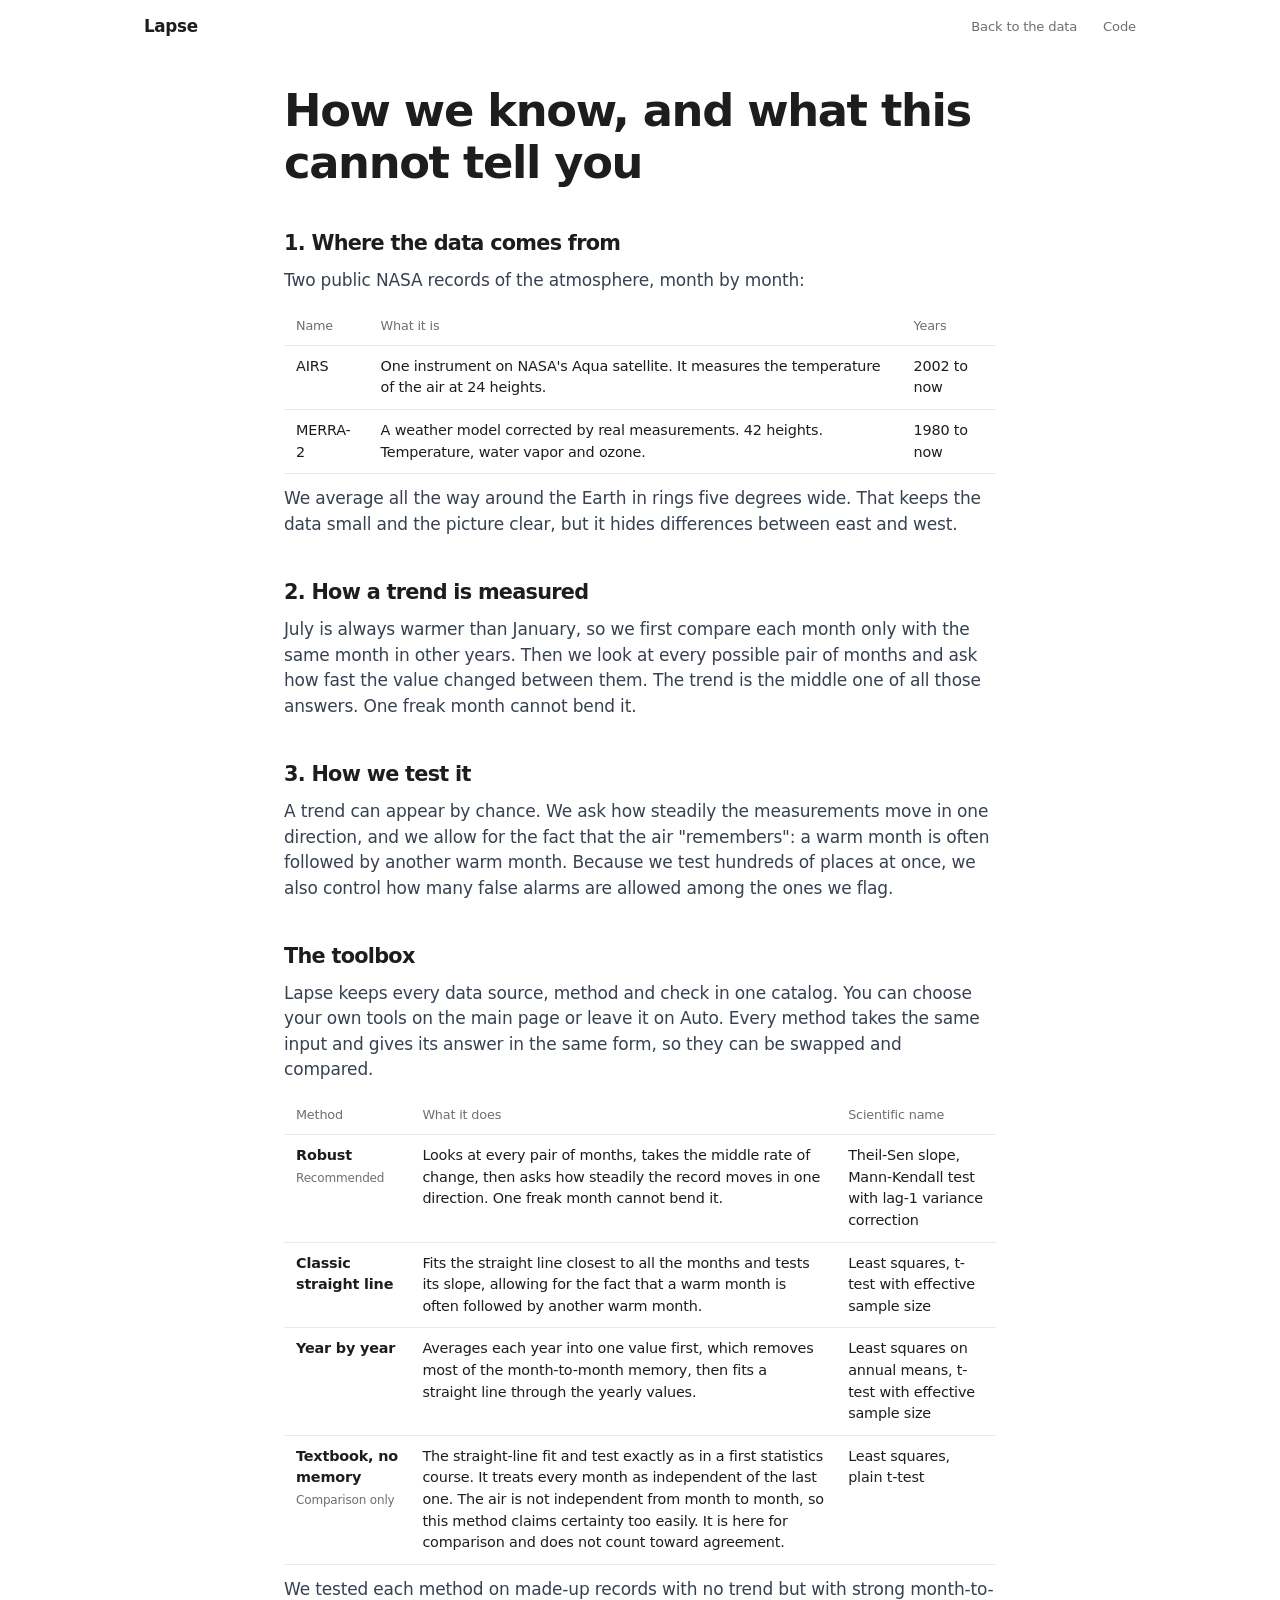
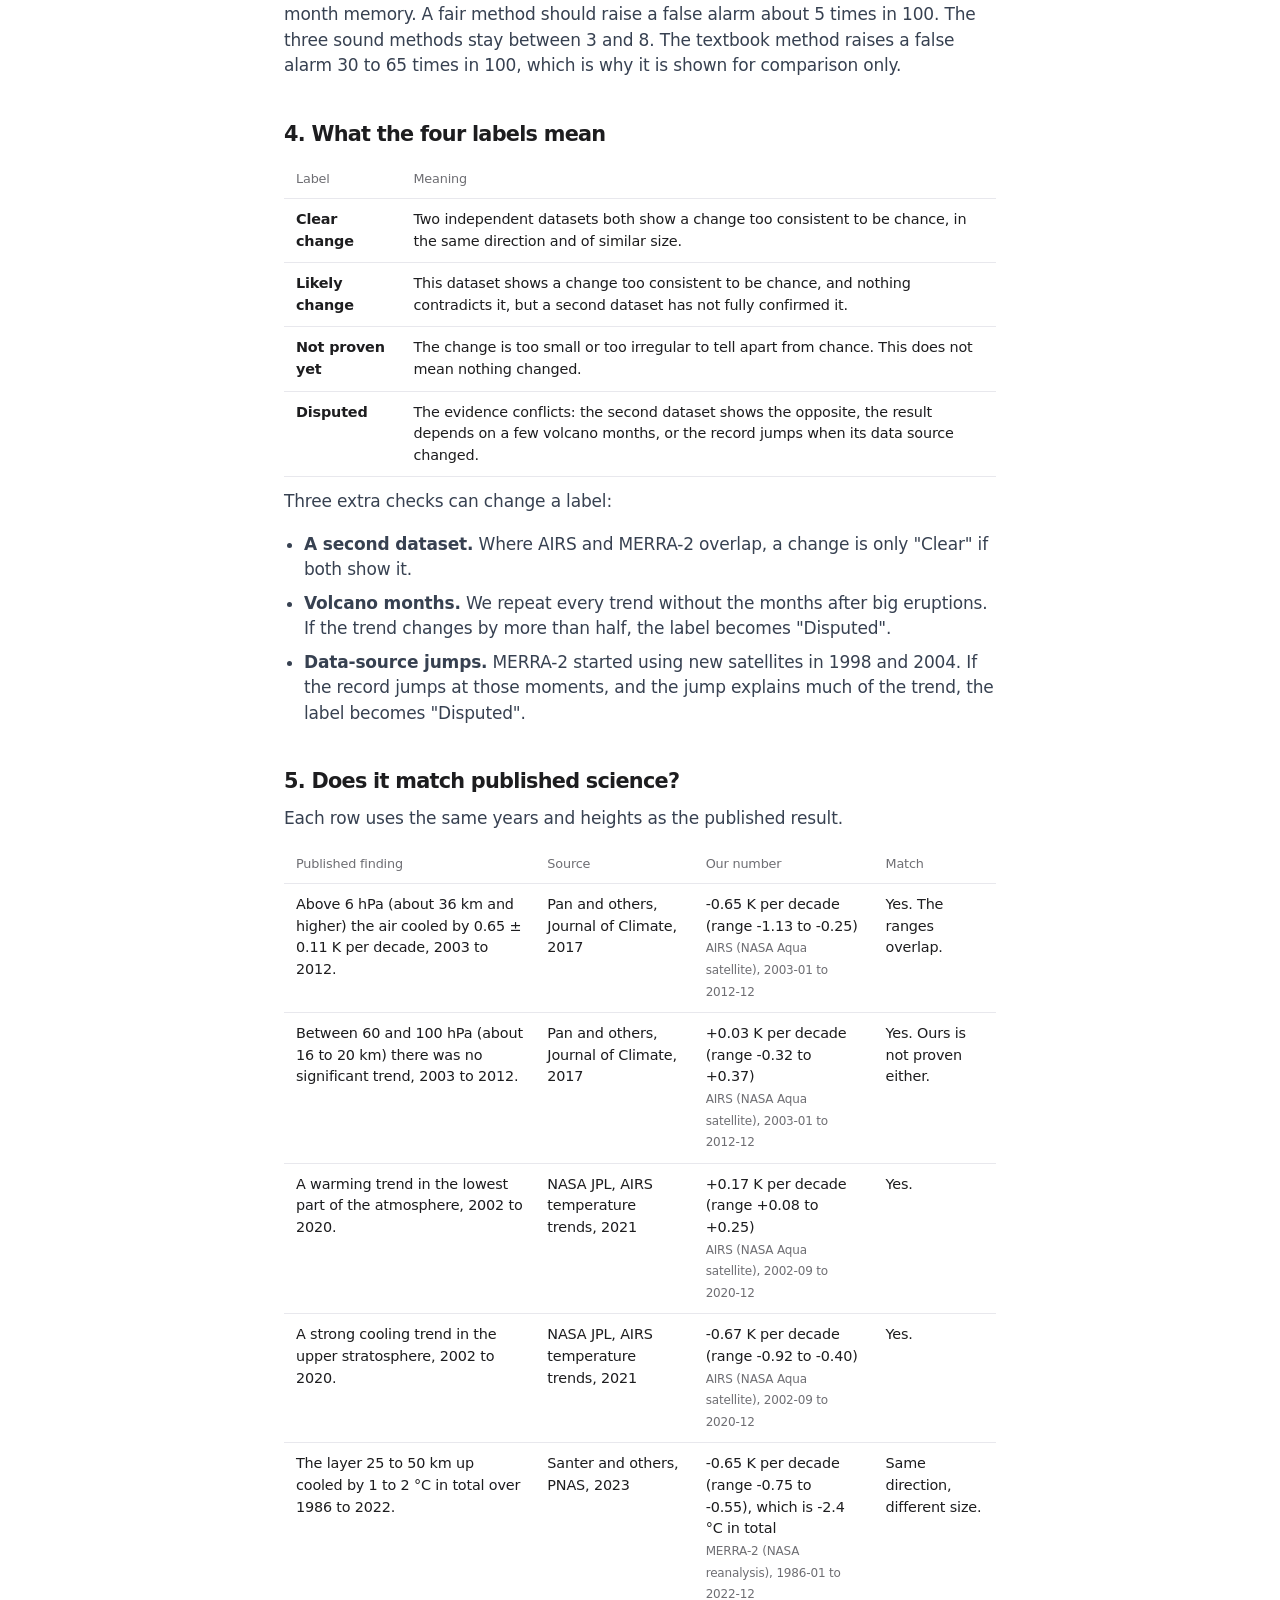
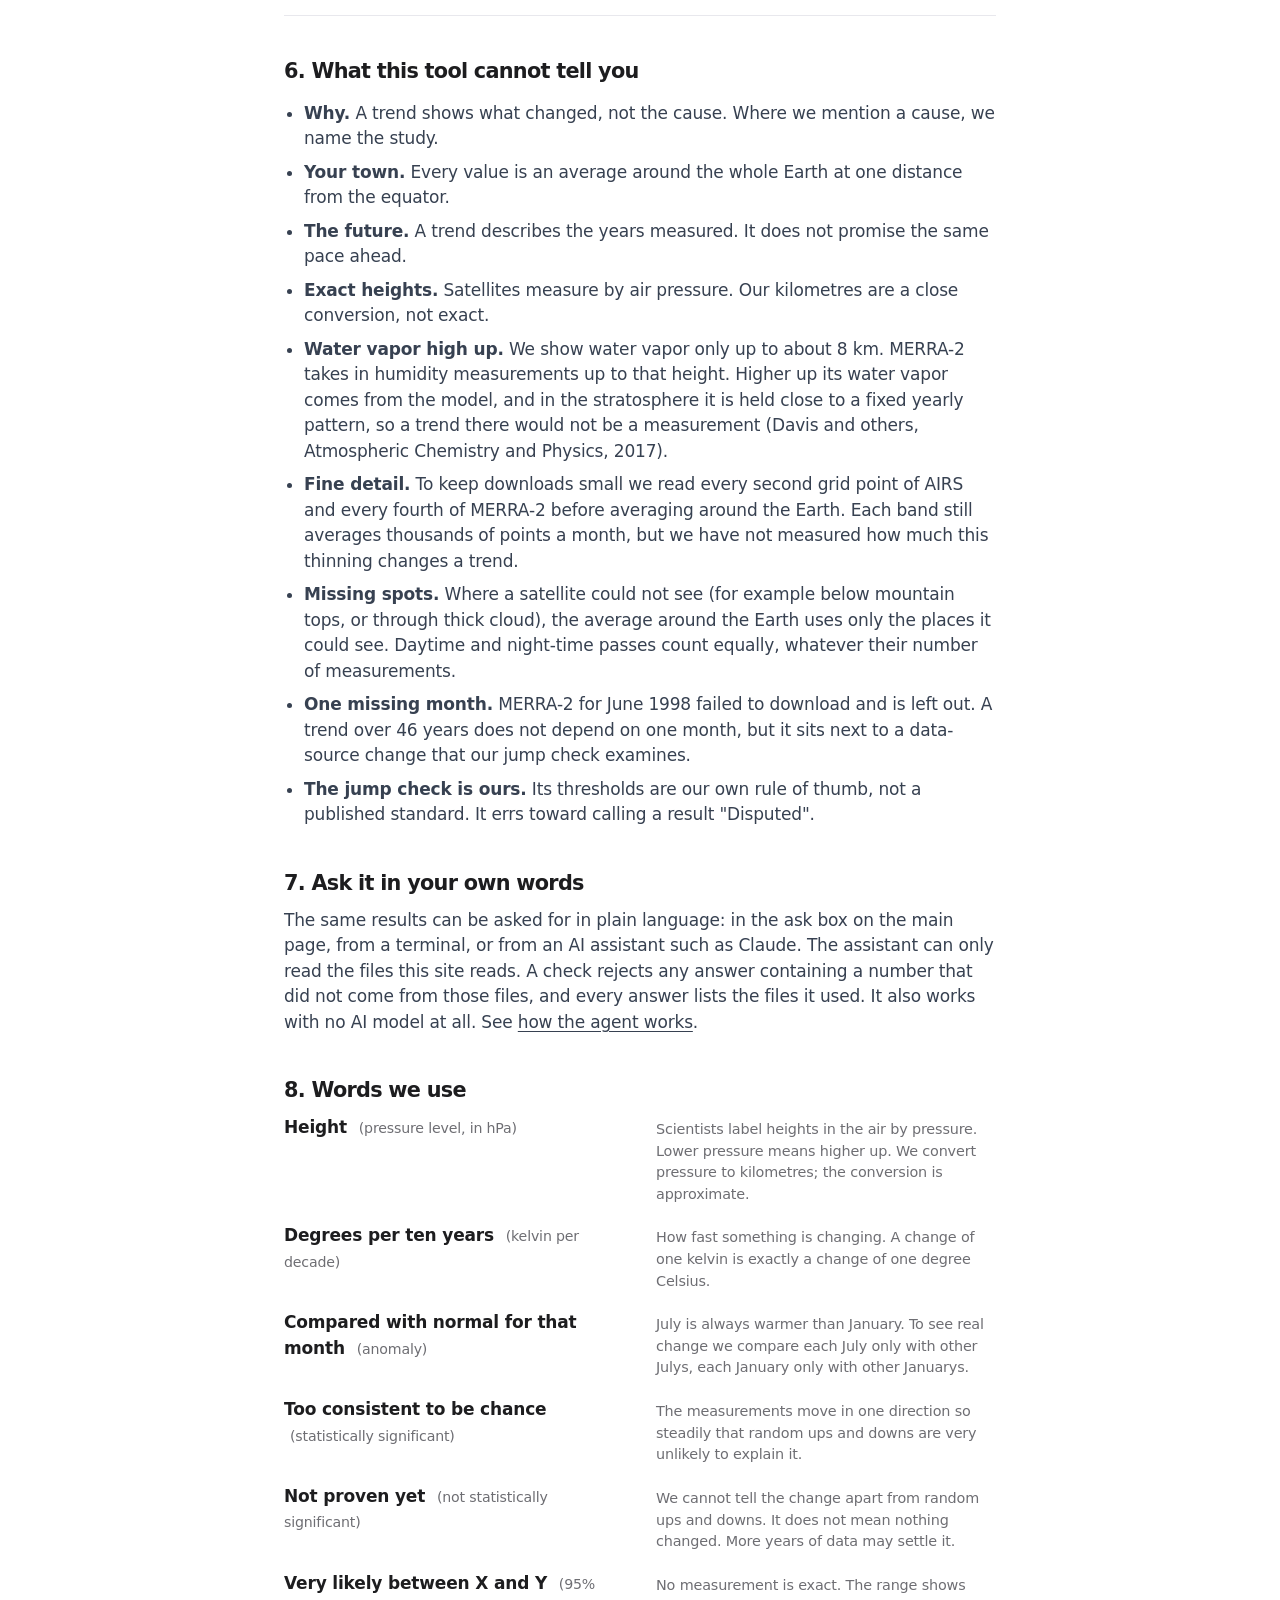
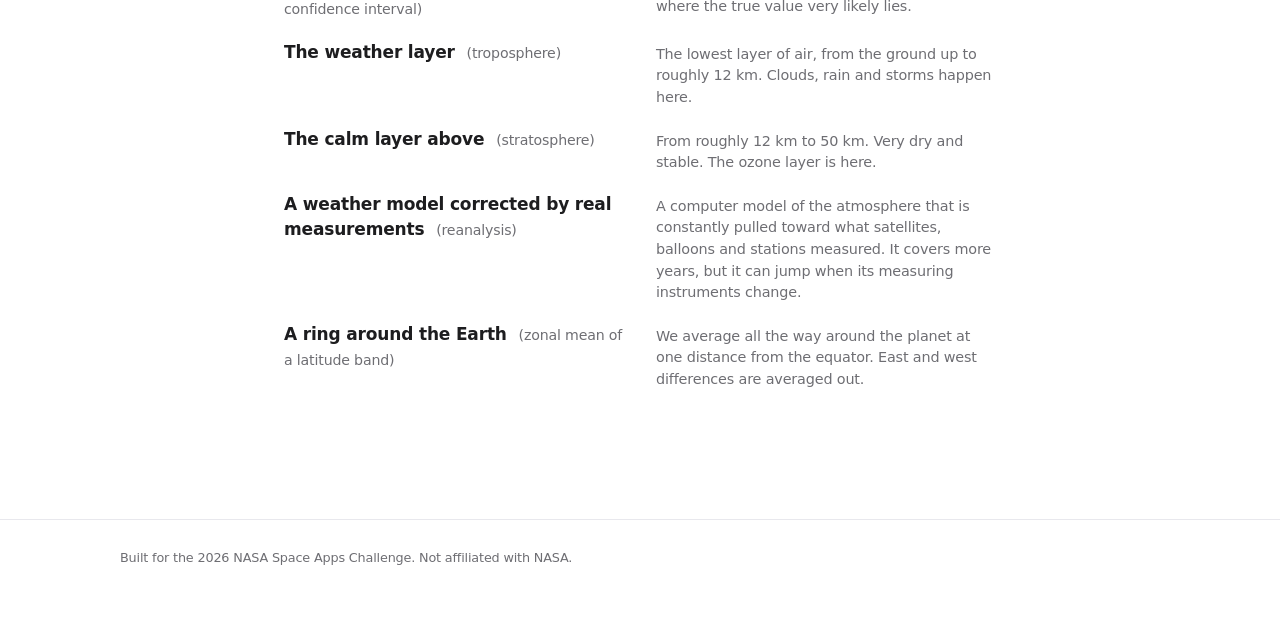
<file: web/methods.html>
<!doctype html>
<html lang="en">
<head>
  <meta charset="utf-8">
  <meta name="viewport" content="width=device-width, initial-scale=1">
  <title>Lapse: how it works</title>
  <link rel="icon" href="data:,">
  <link rel="stylesheet" href="src/style.css">
</head>
<body>
  <header class="top">
    <a class="mark" href="./">Lapse</a>
    <nav><a href="./">Back to the data</a> <a href="https://github.com/lazizbekravshanov/lapse">Code</a></nav>
  </header>
  <article class="doc">
    <h1>How we know, and what this cannot tell you</h1>
    <h2>1. Where the data comes from</h2>
    <p>Two public NASA records of the atmosphere, month by month:</p>
    <table>
      <tr><th>Name</th><th>What it is</th><th>Years</th></tr>
      <tr><td>AIRS</td><td>One instrument on NASA's Aqua satellite. It measures the temperature of the air at 24 heights.</td><td>2002 to now</td></tr>
      <tr><td>MERRA-2</td><td>A weather model corrected by real measurements. 42 heights. Temperature, water vapor and ozone.</td><td>1980 to now</td></tr>
    </table>
    <p>We average all the way around the Earth in rings five degrees wide. That keeps the data small and the picture
      clear, but it hides differences between east and west.</p>

    <h2>2. How a trend is measured</h2>
    <p>July is always warmer than January, so we first compare each month only with the same month in other years.
      Then we look at every possible pair of months and ask how fast the value changed between them. The trend is the
      middle one of all those answers. One freak month cannot bend it.</p>

    <h2>3. How we test it</h2>
    <p>A trend can appear by chance. We ask how steadily the measurements move in one direction, and we allow for
      the fact that the air "remembers": a warm month is often followed by another warm month. Because we test
      hundreds of places at once, we also control how many false alarms are allowed among the ones we flag.</p>

    <h2>The toolbox</h2>
    <p>Lapse keeps every data source, method and check in one catalog. You can choose your own tools on the main
      page or leave it on Auto. Every method takes the same input and gives its answer in the same form, so they
      can be swapped and compared.</p>
    <table id="tools"><tr><th>Method</th><th>What it does</th><th>Scientific name</th></tr></table>
    <p>We tested each method on made-up records with no trend but with strong month-to-month memory. A fair method
      should raise a false alarm about 5 times in 100. The three sound methods stay between 3 and 8. The textbook
      method raises a false alarm 30 to 65 times in 100, which is why it is shown for comparison only.</p>

    <h2>4. What the four labels mean</h2>
    <table id="labels"><tr><th>Label</th><th>Meaning</th></tr></table>
    <p>Three extra checks can change a label:</p>
    <ul>
      <li><strong>A second dataset.</strong> Where AIRS and MERRA-2 overlap, a change is only "Clear" if both show it.</li>
      <li><strong>Volcano months.</strong> We repeat every trend without the months after big eruptions. If the trend
        changes by more than half, the label becomes "Disputed".</li>
      <li><strong>Data-source jumps.</strong> MERRA-2 started using new satellites in 1998 and 2004. If the record jumps
        at those moments, and the jump explains much of the trend, the label becomes "Disputed".</li>
    </ul>

    <h2>5. Does it match published science?</h2>
    <p>Each row uses the same years and heights as the published result.</p>
    <table id="validation"><tr><th>Published finding</th><th>Source</th><th>Our number</th><th>Match</th></tr></table>

    <h2>6. What this tool cannot tell you</h2>
    <ul>
      <li><strong>Why.</strong> A trend shows what changed, not the cause. Where we mention a cause, we name the study.</li>
      <li><strong>Your town.</strong> Every value is an average around the whole Earth at one distance from the equator.</li>
      <li><strong>The future.</strong> A trend describes the years measured. It does not promise the same pace ahead.</li>
      <li><strong>Exact heights.</strong> Satellites measure by air pressure. Our kilometres are a close conversion, not exact.</li>
      <li><strong>Water vapor high up.</strong> We show water vapor only up to about 8 km. MERRA-2 takes in humidity measurements up to that height. Higher up its water vapor comes from the model, and in the stratosphere it is held close to a fixed yearly pattern, so a trend there would not be a measurement (Davis and others, Atmospheric Chemistry and Physics, 2017).</li>
      <li><strong>Fine detail.</strong> To keep downloads small we read every second grid point of AIRS and every fourth of MERRA-2 before averaging around the Earth. Each band still averages thousands of points a month, but we have not measured how much this thinning changes a trend.</li>
      <li><strong>Missing spots.</strong> Where a satellite could not see (for example below mountain tops, or through thick cloud), the average around the Earth uses only the places it could see. Daytime and night-time passes count equally, whatever their number of measurements.</li>
      <li><strong>One missing month.</strong> MERRA-2 for June 1998 failed to download and is left out. A trend over 46 years does not depend on one month, but it sits next to a data-source change that our jump check examines.</li>
      <li><strong>The jump check is ours.</strong> Its thresholds are our own rule of thumb, not a published standard. It errs toward calling a result "Disputed".</li>
    </ul>

    <h2>7. Ask it in your own words</h2>
    <p>The same results can be asked for in plain language: in the ask box on the main page, from a terminal, or from an AI assistant such as Claude. The assistant can only read the files this site reads. A check rejects any answer containing a number that did not come from those files, and every answer lists the files it used. It also works with no AI model at all. See <a href="https://github.com/lazizbekravshanov/lapse/blob/main/docs/agent.md">how the agent works</a>.</p>

    <h2>8. Words we use</h2>
    <dl id="glossary" class="words-list"></dl>
  </article>

  <footer><p>Built for the 2026 NASA Space Apps Challenge. Not affiliated with NASA.</p></footer>

  <script type="module">
    const get = (p) => fetch(p).then((r) => (r.ok ? r.json() : null)).catch(() => null);
    const [manifest, content, validation] = await Promise.all([get("data/manifest.json"), get("content/glossary.json"), get("data/validation.json")]);
    const row = (cells) => `<tr>${cells.map((c) => `<td>${c}</td>`).join("")}</tr>`;
    if (manifest) document.getElementById("labels").insertAdjacentHTML("beforeend",
      [2, 1, 0, 3].map((c) => manifest.verdicts.find((v) => v.code === c)).map((v) => row([`<strong>${v.label}</strong>`, v.meaning])).join(""));
    if (validation) document.getElementById("validation").insertAdjacentHTML("beforeend",
      validation.rows.map((r) => row([r.finding, r.source, `${r.ours}<br><small>${r.dataset}, ${r.years}</small>`, r.match])).join(""));
    const catalog = await get("data/catalog.json");
    if (catalog) document.getElementById("tools").insertAdjacentHTML("beforeend",
      catalog.methods.map((m) => row([`<strong>${m.label}</strong>${m.recommended ? "<br><small>Recommended</small>" : m.sound ? "" : "<br><small>Comparison only</small>"}`,
        m.plain + (m.caution ? " " + m.caution : ""), m.science])).join(""));
    if (content) document.getElementById("glossary").innerHTML =
      content.terms.map((t) => `<dt><strong>${t.plain}</strong> <small>(${t.science})</small></dt><dd>${t.explain}</dd>`).join("");
  </script>
</body>
</html>
</file>
<file: web/src/style.css>
/* Light and minimal. Colour is reserved for meaning: red is a rise, blue is a fall. */
:root {
  --bg: #fff; --ink: #1d1d1f; --muted: #6e6e73; --line: #e8e8ed; --soft: #f5f5f7;
  --warm: #dc2626; --cool: #2563eb; --amber: #b45309;
  --r: 18px; --w: 1040px;
  font-family: ui-sans-serif, system-ui, -apple-system, "Segoe UI", Roboto, Helvetica, Arial, sans-serif;
}
* { box-sizing: border-box; }
[hidden] { display: none !important; }
html { scroll-behavior: smooth; }
@media (prefers-reduced-motion: reduce) { html { scroll-behavior: auto; } }
#askOut { scroll-margin: 84px 0 28px; }
body { margin: 0; background: var(--bg); color: var(--ink); line-height: 1.5; font-size: 17px; letter-spacing: -0.01em; -webkit-font-smoothing: antialiased; }
a { color: inherit; text-underline-offset: 3px; }
h1, h2, h3 { margin: 0; letter-spacing: -0.02em; line-height: 1.15; }
h2 { font-size: clamp(2rem, 4.4vw, 3rem); font-weight: 600; letter-spacing: -0.035em; }
h3 { font-size: 1rem; font-weight: 600; }
p { margin: 0; }
.small { font-size: .875rem; color: var(--muted); }
.sr { position: absolute; width: 1px; height: 1px; overflow: hidden; clip-path: inset(50%); white-space: nowrap; }
:focus-visible { outline: 2px solid var(--ink); outline-offset: 2px; border-radius: 6px; }

.wrap { max-width: var(--w); margin: 0 auto; padding: 0 24px; }
.top { position: sticky; top: 0; z-index: 5; display: flex; align-items: center; justify-content: space-between; padding: 14px max(24px, calc((100% - var(--w)) / 2 + 24px)); background: rgba(255,255,255,.82); backdrop-filter: saturate(180%) blur(18px); -webkit-backdrop-filter: saturate(180%) blur(18px); }
.mark { font-weight: 600; font-size: 1.05rem; letter-spacing: -0.02em; text-decoration: none; }
.top nav { display: flex; gap: 26px; font-size: .82rem; color: var(--muted); }
.top nav a { text-decoration: none; }
.top nav a:hover { color: var(--ink); }
.banner { background: #fef3c7; color: #78350f; padding: 8px 24px; text-align: center; font-size: .9rem; }

section.block { padding: 128px 0 0; }
.eyebrow { font-size: .78rem; letter-spacing: .08em; text-transform: uppercase; color: var(--muted); margin-bottom: 14px; }
.lede { color: var(--muted); font-size: 1.25rem; line-height: 1.4; max-width: 44ch; margin-top: 14px; }

/* buttons and chips */
button { font: inherit; cursor: pointer; border: 1px solid var(--ink); background: var(--ink); color: #fff; border-radius: 999px; padding: 9px 18px; }
button:hover { opacity: .88; }
button:disabled { opacity: .4; cursor: not-allowed; }
button.ghost { background: transparent; color: var(--ink); border-color: var(--line); }
button.link { background: none; border: 0; padding: 0; color: var(--ink); text-decoration: underline; text-underline-offset: 3px; border-radius: 0; }
.chips { display: flex; flex-wrap: wrap; gap: 8px; }
.chip { background: #fff; color: var(--ink); border: 1px solid var(--line); padding: 7px 14px; font-size: .9rem; }
.chip:hover { border-color: var(--ink); opacity: 1; }
.chip[aria-pressed="true"] { background: var(--ink); color: #fff; border-color: var(--ink); }

/* hero: the finding */
.hero { display: grid; grid-template-columns: minmax(0, 1.2fr) minmax(260px, .8fr); gap: 48px; align-items: center; padding-top: 64px; }
.hero h1 { font-size: clamp(2.7rem, 6.4vw, 4.75rem); font-weight: 600; letter-spacing: -0.045em; line-height: 1.02; }
.hero h1 span { color: inherit; }
.stats { display: flex; flex-wrap: wrap; gap: 18px 48px; margin: 48px 0 0; }
.stat { border: 0; padding: 0; }
.stat b { display: block; font-size: 2.1rem; font-weight: 600; letter-spacing: -0.035em; line-height: 1.1; font-variant-numeric: tabular-nums; }
.stat.up b { color: var(--warm); } .stat.down b { color: var(--cool); }
.stat span { display: block; font-size: .82rem; color: var(--muted); margin-top: 4px; }
.picks { display: grid; gap: 6px; margin-top: 52px; }
.picks > div { display: flex; flex-wrap: wrap; }
.picks > div > span { display: none; }
.skybox { border: 0; padding: 0; width: 100%; max-width: 360px; margin: 0 auto; }
.skybox h3 { font-size: .82rem; font-weight: 500; color: var(--muted); margin-bottom: 4px; }
#sky svg { width: 100%; height: auto; display: block; }
#sky [data-level] { cursor: inherit; }
#sky text { font-size: 11px; fill: var(--muted); font-family: inherit; }
#sky text.strong { fill: var(--ink); font-weight: 600; }
.ico { fill: none; stroke: currentColor; stroke-width: 1.7; stroke-linecap: round; stroke-linejoin: round; }
.ico .solid { fill: currentColor; stroke: none; }
svg.ico { width: 1.2em; height: 1.2em; vertical-align: -0.22em; margin-right: .45em; color: var(--ink); }
#sky .lm { color: #8e8e93; transition: color .3s; }
#sky .lm.on { color: var(--ink); }
#sky .lm.on text { fill: var(--ink); }
.picked { display: none; }
.keyrow { display: flex; flex-wrap: wrap; gap: 6px 14px; margin-top: 10px; font-size: .78rem; color: var(--muted); }
.keyrow i { display: inline-block; width: 22px; height: 9px; border-radius: 3px; margin-right: 6px; vertical-align: middle; background: linear-gradient(90deg, var(--cool), #f4f4f5, var(--warm)); }

.sub { font-size: 1.3rem; line-height: 1.4; color: var(--muted); margin-top: 22px; max-width: 30ch; }
.picks .chip { border: 0; background: none; border-radius: 0; padding: 6px 0; margin-right: 22px; color: var(--muted); font-size: .95rem; }
.picks .chip:hover { color: var(--ink); }
.picks .chip[aria-pressed="true"] { color: var(--ink); background: none; box-shadow: inset 0 -1.5px 0 var(--ink); }
.reading { display: flex; align-items: baseline; flex-wrap: wrap; gap: 4px 12px; margin-top: 6px; padding-top: 16px; border-top: 1px solid var(--line); }
.reading b { font-size: 1.6rem; font-weight: 600; letter-spacing: -0.03em; font-variant-numeric: tabular-nums; }
.reading span { color: var(--muted); font-size: .9rem; }
.reading em { font-style: normal; font-size: .78rem; border: 1px solid var(--line); border-radius: 999px; padding: 2px 10px; }
.why { margin-top: 10px; font-size: .85rem; color: var(--muted); }
.why summary { cursor: pointer; }
.why p { margin-top: 8px; }

/* the ascent: a tall section with a stage that stays put while you scroll */
.ascent { height: 560vh; }
.stage { position: sticky; top: 0; height: 100vh; height: 100svh; display: grid; grid-template-columns: minmax(0, 1.25fr) minmax(240px, .75fr); gap: 48px; align-items: center; padding: 64px max(24px, calc((100% - var(--w)) / 2 + 24px)) 20px; isolation: isolate; overflow: hidden; --tone: 244 244 245; --low: 244 244 245; --high: 244 244 245; --k: 0; }
/* two washes behind the words: the whole sky at the start and the summit, the height you are at in between */
.stage::before, .stage::after { content: ""; position: absolute; inset: 0; z-index: -1; pointer-events: none; transition: opacity .8s; }
.stage::before { background: linear-gradient(0deg, rgb(var(--low) / .34), rgb(var(--low) / 0) 48%, rgb(var(--high) / 0) 52%, rgb(var(--high) / .34)); }
.stage::after { opacity: 0; background: radial-gradient(75% 65% at 24% 50%, rgb(var(--tone) / calc(.16 + .38 * var(--k))), rgb(var(--tone) / calc(.05 + .13 * var(--k))) 72%); }
.stage[data-phase="climb"]::before { opacity: 0; }
.stage[data-phase="climb"]::after { opacity: 1; }
.rail { position: fixed; top: 0; left: 0; z-index: 6; width: 100%; height: 3px; background: var(--ink); transform: scaleX(0); transform-origin: 0 50%; opacity: 0; pointer-events: none; transition: opacity .3s, background-color .4s; }
#sky { touch-action: none; cursor: ns-resize; }
#sky[data-drag] { cursor: grabbing; }
.words { position: relative; height: min(78vh, 640px); }
.scene { position: absolute; inset: 0; display: flex; flex-direction: column; justify-content: center; opacity: 0; visibility: hidden; transform: translateY(14px); transition: opacity .45s, transform .45s, visibility .45s; }
.stage[data-phase="intro"] .intro, .stage[data-phase="climb"] .climb, .stage[data-phase="top"] .summit { opacity: 1; visibility: visible; transform: none; }
.stage h1 { font-size: clamp(2.4rem, 5.6vw, 4.9rem); font-weight: 600; letter-spacing: -0.045em; line-height: 1.02; }
.stage .go { margin-top: 36px; gap: 12px 16px; }
.guess { margin-top: 30px; display: grid; gap: 10px; justify-items: start; }
.guess .chip[aria-pressed="true"] { background: var(--ink); color: #fff; border-color: var(--ink); opacity: 1; }
.guess .chip:disabled { opacity: .55; }
.citybox { margin-top: 16px; display: grid; gap: 8px; justify-items: start; }
.citybox input { font: inherit; padding: 10px 16px; border: 1px solid var(--line); border-radius: 999px; background: rgba(255,255,255,.7); color: var(--ink); width: min(320px, 100%); }
.citybox input:focus { outline: none; border-color: var(--ink); }
.alt { font-size: clamp(5rem, 15vw, 12.5rem); font-weight: 600; letter-spacing: -0.055em; line-height: .95; font-variant-numeric: tabular-nums; width: fit-content; padding-right: .06em; background: linear-gradient(180deg, var(--ink) 38%, color-mix(in srgb, rgb(var(--tone)) calc(var(--k) * 100%), var(--ink))); -webkit-background-clip: text; background-clip: text; color: transparent; }
.alt + .sub { margin-top: 6px; }
.rate { font-size: clamp(1.7rem, 3.6vw, 3rem); font-weight: 600; letter-spacing: -0.03em; margin-top: 44px; font-variant-numeric: tabular-nums; }
.rate.up { color: var(--warm); } .rate.down { color: var(--cool); }
.tag { display: inline-block; font-style: normal; font-size: .82rem; border: 1px solid rgba(0,0,0,.14); border-radius: 999px; padding: 4px 12px; margin-top: 14px; }
.say { color: var(--muted); font-size: 1.15rem; line-height: 1.4; margin-top: 14px; max-width: 36ch; }
.big { font-size: clamp(2.3rem, 5.4vw, 4.6rem); font-weight: 600; letter-spacing: -0.045em; line-height: 1.02; }
.summit .picks { margin-top: 44px; } .summit .small { margin-top: 12px; }
.summit .stats { gap: 18px 36px; } .summit .stat span { font-size: .78rem; }
.stage h1 span, .big span { display: block; white-space: nowrap; }
.stage .skybox { max-width: 380px; }
.stage #sky svg { max-height: calc(100vh - 110px); max-height: calc(100svh - 110px); margin: 0 auto; }

/* ask the data */
.ask { text-align: center; }
.ask form { display: flex; gap: 10px; margin: 36px auto 16px; max-width: 640px; }
.ask input { flex: 1; min-width: 0; font: inherit; font-size: 1.1rem; padding: 16px 22px; border: 1px solid transparent; border-radius: 999px; background: var(--soft); color: var(--ink); }
.ask input:focus { outline: none; border-color: var(--ink); background: #fff; }
.ask form button { padding: 0 26px; }
#askOut { margin: 32px auto 0; max-width: 720px; text-align: left; background: var(--soft); border: 0; border-radius: var(--r); padding: 28px; }
#askOut p.a { font-size: 1.08rem; line-height: 1.6; max-width: 70ch; }
#askOut p.a + p.a { margin-top: 12px; }
.badges { display: flex; flex-wrap: wrap; gap: 8px; margin: 16px 0 4px; }
.badge { font-size: .78rem; border: 1px solid var(--line); border-radius: 999px; padding: 4px 10px; color: var(--muted); }
.badge.ok { color: #166534; border-color: #bbf7d0; background: #f0fdf4; }
#askOut details { margin-top: 10px; font-size: .85rem; color: var(--muted); }
#askOut details ul { margin: 8px 0 0; padding-left: 18px; }
#askOut .go { margin-top: 16px; }

.ask .lede { margin-left: auto; margin-right: auto; }
#askTry { justify-content: center; max-width: 720px; margin: 0 auto; }
#askTry .chip { border: 0; background: none; color: var(--muted); padding: 4px 6px; font-size: .88rem; text-decoration: underline; text-decoration-color: var(--line); text-underline-offset: 4px; }
#askTry .chip:hover { color: var(--ink); }
#askNote { margin-top: 18px; }
#caseButtons button::after { content: "→"; margin-left: auto; color: var(--muted); font-weight: 400; }

/* case files */
#caseButtons { display: grid; margin-top: 36px; counter-reset: c; border-top: 1px solid var(--line); }
#caseButtons button { counter-increment: c; display: flex; align-items: baseline; gap: 22px; text-align: left; background: none; color: var(--ink); border: 0; border-bottom: 1px solid var(--line); border-radius: 0; padding: 24px 0; font-weight: 600; font-size: 1.4rem; letter-spacing: -0.02em; }
#caseButtons button::before { content: counter(c, decimal-leading-zero); font-size: .85rem; font-weight: 400; color: var(--muted); font-variant-numeric: tabular-nums; }
#caseButtons button:hover { opacity: .55; }
.case { margin-top: 24px; border: 0; background: var(--soft); border-radius: var(--r); padding: 28px; }
.case h2 { font-size: 1.15rem; }
.case p { margin: 10px 0 16px; max-width: 75ch; }
.go { display: flex; gap: 10px; align-items: center; flex-wrap: wrap; }
#caseCount { color: var(--muted); font-size: .85rem; }

/* the evidence */
.evidence { display: grid; grid-template-columns: minmax(0, 1.9fr) minmax(0, 1fr); gap: 56px 40px; margin-top: 48px; }
.panel { margin: 0; border: 0; padding: 0; min-width: 0; }
.panel.series { grid-column: 1 / -1; }
figcaption { font-size: .88rem; color: var(--muted); margin-bottom: 12px; max-width: 80ch; }
figcaption strong { color: var(--ink); }
canvas { width: 100%; height: auto; display: block; }
.scale { display: flex; align-items: center; gap: 10px; font-size: .8rem; color: var(--muted); margin-top: 10px; }
.scale i { flex: 1; height: 8px; border-radius: 4px; background: linear-gradient(90deg, var(--cool), #f4f4f5, var(--warm)); }
.legend { list-style: none; margin: 12px 0 0; padding: 0; display: grid; grid-template-columns: repeat(2, minmax(0, 1fr)); gap: 8px 18px; font-size: .82rem; color: var(--muted); }
.legend li { display: flex; gap: 8px; align-items: flex-start; }
.legend strong { color: var(--ink); }
.sw { flex: none; width: 22px; height: 14px; margin-top: 3px; border-radius: 3px; border: 1px solid var(--line); background: #f09595; }
.sw-likely { background-color: #f6b9b9; background-image: radial-gradient(#fff 1px, transparent 1.3px); background-size: 5px 5px; }
.sw-not_proven { background-color: #fbe9e9; background-image: repeating-linear-gradient(135deg, rgba(10,10,10,.35) 0 1px, transparent 1px 5px); }
.sw-disputed { background-image: repeating-linear-gradient(135deg, rgba(10,10,10,.8) 0 1px, transparent 1px 5px), repeating-linear-gradient(45deg, rgba(10,10,10,.8) 0 1px, transparent 1px 5px); }
.legend.dots { grid-template-columns: repeat(2, auto); justify-content: start; }
.legend.dots li { align-items: center; }
.dot { position: relative; flex: none; width: 11px; height: 11px; border-radius: 50%; border: 1.5px solid var(--ink); background: #fff; }
.dot-clear { background: var(--ink); }
.dot-likely { background: #9ca3af; }
.dot-disputed::after { content: "×"; position: absolute; inset: -7px 0 0 -1px; font-size: 15px; line-height: 1; color: var(--ink); text-align: center; width: 11px; }
.pairs ul { margin: 14px 0 10px; padding: 0; list-style: none; display: grid; grid-template-columns: repeat(2, minmax(0, 1fr)); gap: 0 28px; }
.pairs li { padding: 10px 0; border-bottom: 1px solid var(--line); font-size: .92rem; }

/* investigate yourself */
details.fold { border: 0; border-top: 1px solid var(--line); border-radius: 0; padding: 0; }
details.fold > summary { cursor: pointer; padding: 20px 0; font-weight: 600; font-size: 1.05rem; list-style: none; display: flex; justify-content: space-between; align-items: center; }
details.fold > summary::-webkit-details-marker { display: none; }
details.fold > summary::after { content: "+"; font-weight: 400; font-size: 1.4rem; color: var(--muted); }
details.fold[open] > summary::after { content: "–"; }
details.fold > summary small { font-weight: 400; color: var(--muted); margin-left: 10px; }
details.fold > div { padding: 4px 0 24px; }
.controls { display: flex; gap: 12px 18px; align-items: center; flex-wrap: wrap; }
label { display: inline-flex; gap: 8px; align-items: center; color: var(--muted); font-size: .9rem; max-width: 100%; min-width: 0; }
select { font: inherit; padding: 7px 10px; border: 1px solid var(--line); border-radius: 8px; background: #fff; color: var(--ink); max-width: 100%; min-width: 0; text-overflow: ellipsis; }
.explain { color: var(--muted); font-size: .9rem; margin: 14px 0 0; max-width: 85ch; }
.tools { margin-top: 28px; }
.tools-head { display: flex; align-items: center; gap: 12px; flex-wrap: wrap; margin-bottom: 6px; }
.tools h3 { margin: 22px 0 10px; font-size: .78rem; font-weight: 500; letter-spacing: .08em; text-transform: uppercase; color: var(--muted); }
.tool-cols { display: grid; grid-template-columns: repeat(3, minmax(0, 1fr)); gap: 0 22px; }
.cards { display: grid; gap: 10px; }
.card { text-align: left; background: #fff; color: var(--ink); border: 1px solid var(--line); border-radius: 12px; padding: 14px; display: grid; gap: 4px; }
.card:hover { border-color: var(--ink); opacity: 1; }
.card strong { font-weight: 600; }
.card em { font-style: normal; font-size: .72rem; letter-spacing: .06em; text-transform: uppercase; color: var(--muted); }
.card span { font-size: .85rem; color: var(--muted); }
.card small { font-size: .75rem; color: #9ca3af; }
.card[aria-pressed="true"] { border-color: var(--ink); box-shadow: inset 0 0 0 1px var(--ink); }
.checks { margin: 0; padding-left: 18px; font-size: .85rem; color: var(--muted); display: grid; gap: 8px; }
.checks strong { color: var(--ink); }
.compare { margin-top: 28px; overflow-x: auto; }
.compare table, .doc table { border-collapse: collapse; width: 100%; font-size: .9rem; margin: 12px 0; }
.doc table { display: block; overflow-x: auto; }
.compare th, .compare td, .doc th, .doc td { text-align: left; padding: 10px 12px; border-bottom: 1px solid var(--line); vertical-align: top; }
.compare th, .doc th { font-weight: 500; color: var(--muted); font-size: .8rem; }
.compare tr.on td { background: var(--soft); font-weight: 600; }
.words dl, .words-list { margin: 0; display: grid; grid-template-columns: repeat(2, minmax(0, 1fr)); gap: 18px 32px; }
.words dt, .doc dt { font-weight: 600; }
.words dt small, .doc dt small { font-weight: 400; color: var(--muted); margin-left: 6px; }
.words dd, .doc dd { margin: 4px 0 0; color: var(--muted); font-size: .9rem; }

footer { margin-top: 128px; border-top: 1px solid var(--line); padding: 28px 24px 48px; color: var(--muted); font-size: .8rem; }
footer p { max-width: var(--w); margin: 0 auto 8px; }
.tip { position: fixed; z-index: 10; pointer-events: none; background: var(--ink); color: #fff; font-size: .8rem; padding: 8px 10px; border-radius: 8px; white-space: pre-line; max-width: 240px; }

/* the methods page */
.doc { max-width: 760px; margin: 0 auto; padding: 32px 24px 0; }
.doc h1 { font-size: clamp(2rem, 4vw, 2.8rem); font-weight: 680; letter-spacing: -0.03em; margin-bottom: 10px; }
.doc h2 { font-size: 1.3rem; margin: 44px 0 12px; }
.doc p, .doc li { color: #374151; }
.doc p { margin: 10px 0; }
.doc ul { padding-left: 20px; }
.doc li { margin: 8px 0; }
.doc small { color: var(--muted); }

@media (max-width: 900px) {
  .stage { grid-template-columns: minmax(0, 1fr) 96px; gap: 12px; padding-top: 56px; }
  .say { font-size: 1rem; }
  .sub { font-size: 1.08rem; margin-top: 14px; }
  .stage .go .small { display: none; }
  .guess { margin-top: 20px; } .stage .go { margin-top: 22px; }
  .rate { margin-top: 28px; }
  .evidence, .tool-cols, #caseButtons, .pairs ul, .words dl, .words-list { grid-template-columns: 1fr; }
  .stats { grid-template-columns: 1fr; }
  .legend { grid-template-columns: 1fr; }
  section.block { padding-top: 88px; }
  .hero { padding-top: 28px; }
  .sub { max-width: none; }
  .ask form { flex-direction: column; }
  .ask form button { padding: 12px; }
}
</file>
